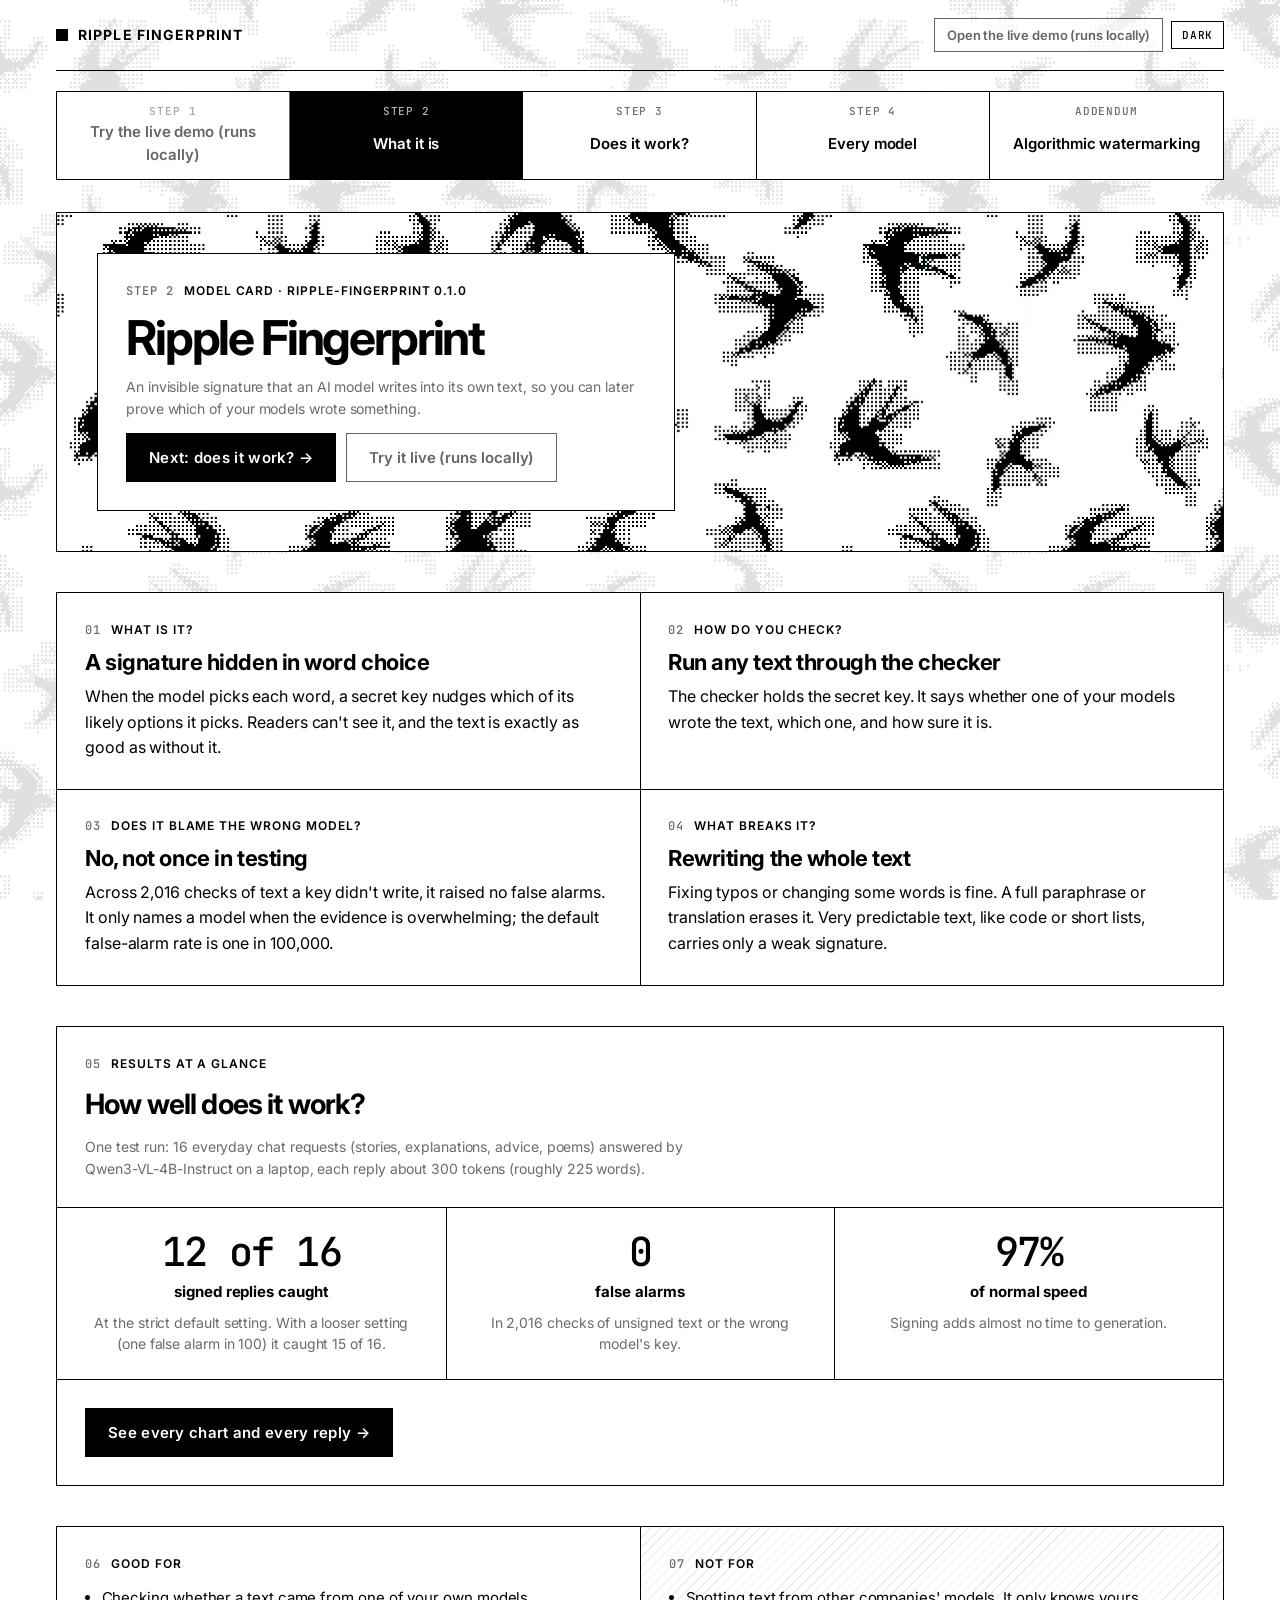
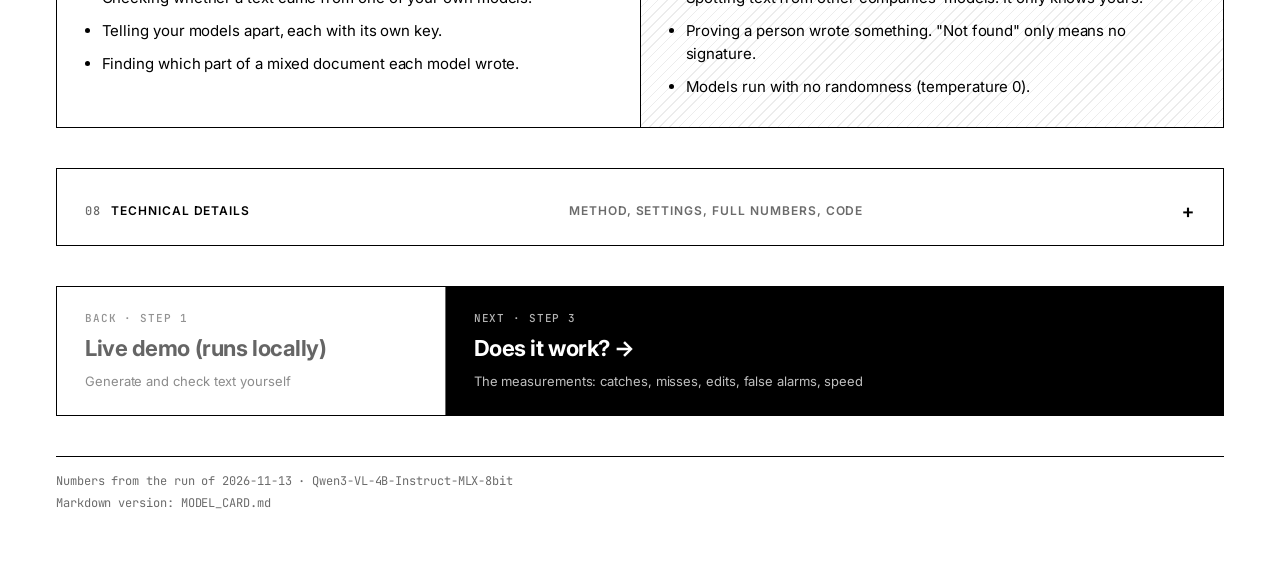
<file: site/model-card.html>
<!doctype html>
<html lang="en">
<meta charset="utf-8">
<meta name="viewport" content="width=device-width, initial-scale=1, viewport-fit=cover">
<title>Ripple Fingerprint Model Card</title>
<meta name="claude:viewport-fit-sides" content="cover">
<link rel="preconnect" href="https://fonts.googleapis.com">
<link rel="stylesheet" href="https://fonts.googleapis.com/css2?family=Inter:wght@400;500;600;700&family=JetBrains+Mono:wght@400;500&display=swap">
<link rel="stylesheet" href="site.css">
<style>
/* Model card: plain-language answers first, numbers second, technical detail folded away last. */
.qa { display: grid; grid-template-columns: repeat(2, minmax(0, 1fr)); border: 1px solid var(--line); background: var(--bg); overflow: hidden; }
.qa > div { padding: 28px; border-right: 1px solid var(--line); border-bottom: 1px solid var(--line); margin: 0 -1px -1px 0; display: grid; gap: 10px; align-content: start; }
.qa h2 { font-size: 22px; letter-spacing: -0.02em; }
.qa p { font-size: 16px; line-height: 1.6; }
@media (max-width: 760px) { .qa { grid-template-columns: 1fr; } .qa > div { padding: 20px; } }
.big { display: grid; grid-template-columns: repeat(3, minmax(0, 1fr)); border: 1px solid var(--line); border-top: 0; background: var(--bg); overflow: hidden; }
.big > div { padding: 24px 28px; border-right: 1px solid var(--line); border-bottom: 1px solid var(--line); margin: 0 -1px -1px 0; display: grid; gap: 8px; align-content: start; }
.big b { font: 500 40px/1 var(--mono); letter-spacing: -0.04em; }
.big strong { font-size: 15px; }
.big p { font-size: 14px; color: var(--muted); }
@media (max-width: 760px) { .big { grid-template-columns: 1fr; } }
.cols { display: grid; grid-template-columns: 1fr 1fr; border: 1px solid var(--line); background: var(--bg); }
.cols > div { padding: 28px; display: grid; gap: 12px; align-content: start; }
.cols > div + div { border-left: 1px solid var(--line); background: repeating-linear-gradient(-45deg, var(--bg) 0 6px, var(--hatch) 6px 7px); }
@media (max-width: 760px) { .cols { grid-template-columns: 1fr; } .cols > div { padding: 20px; } .cols > div + div { border-left: 0; border-top: 1px solid var(--line); } }
ul.list { margin: 0; padding-left: 1.1em; display: grid; gap: 10px; max-width: 70ch; font-size: 15px; }
ul.list strong { font-weight: 600; }
.tech { border: 1px solid var(--line); background: var(--bg); }
.tech > summary { padding: 20px 28px; list-style: none; display: flex; justify-content: space-between; align-items: center; gap: 12px; }
.tech > summary::-webkit-details-marker { display: none; }
.tech > summary::after { content: "+"; font: 500 20px var(--mono); }
.tech[open] > summary::after { content: "−"; }
.tech[open] > summary { border-bottom: 1px solid var(--line); }
.tech-body { padding: 28px; display: grid; gap: 18px; }
@media (max-width: 760px) { .tech > summary, .tech-body { padding: 20px; } }
dl.facts { display: grid; grid-template-columns: minmax(120px, 200px) minmax(0, 1fr); margin: 0; border-top: 1px solid var(--hair); }
dl.facts dt, dl.facts dd { margin: 0; padding: 10px 0; border-bottom: 1px solid var(--hair); font-size: 14px; }
dl.facts dt { font-size: 11px; font-weight: 600; letter-spacing: .08em; text-transform: uppercase; color: var(--muted); padding-top: 12px; }
@media (max-width: 520px) { dl.facts { grid-template-columns: 1fr; } dl.facts dt { border-bottom: 0; padding-bottom: 0; } }
pre { margin: 0; font: 13px/1.6 var(--mono); background: var(--field); border: 1px solid var(--hair); padding: 14px 16px; overflow-x: auto; }
</style>

<div class="wrap">
  <div class="top">
    <a class="brand" href="index.html"><i></i>Ripple Fingerprint</a>
    <nav class="top-right" aria-label="Demo">
      <a class="btn" href="/">Open the live demo ↗</a>
      <button class="theme" id="theme" type="button" aria-label="Toggle dark mode">Dark</button>
    </nav>
  </div>
  <nav class="story" aria-label="Story"><a href="/"><b>Step 1</b><span>Try the live demo</span></a><a href="model-card.html" aria-current="page"><b>Step 2</b><span>What it is</span></a><a href="index.html"><b>Step 3</b><span>Does it work?</span></a><a href="models.html"><b>Step 4</b><span>Every model</span></a><a href="proofs.html"><b>Addendum</b><span>Algorithmic watermarking</span></a></nav>

  <div class="hero">
    <div class="hero-card">
      <div class="label"><b>Step 2</b>model card · ripple-fingerprint 0.1.0</div>
      <h1>Ripple Fingerprint</h1>
      <p class="sub">An invisible signature that an AI model writes into its own text, so you can later prove which of your models wrote something.</p>
      <div class="btnrow"><a class="btn primary" href="index.html">Next: does it work? →</a><a class="btn ghost" href="/">Try it live ↗</a></div>
    </div>
  </div>

  <div class="qa">
    <div><div class="label"><b>01</b>What is it?</div><h2>A signature hidden in word choice</h2><p>When the model picks each word, a secret key nudges which of its likely options it picks. Readers can't see it, and the text is exactly as good as without it.</p></div>
    <div><div class="label"><b>02</b>How do you check?</div><h2>Run any text through the checker</h2><p>The checker holds the secret key. It says whether one of your models wrote the text, which one, and how sure it is.</p></div>
    <div><div class="label"><b>03</b>Does it blame the wrong model?</div><h2 id="qa-fp">No</h2><p id="qa-fp-p">It only says "this model wrote it" when the evidence is overwhelming. You choose the false-alarm rate, and the default is one in 100,000.</p></div>
    <div><div class="label"><b>04</b>What breaks it?</div><h2>Rewriting the whole text</h2><p>Fixing typos or changing some words is fine. A full paraphrase or translation erases it. Very predictable text, like code or short lists, carries only a weak signature.</p></div>
  </div>

  <div class="gap"></div>
  <div class="block"><div class="label"><b>05</b>Results at a glance</div><h2 class="q">How well does it work?</h2><p class="lead" id="glance-setup">From one test run on a small chat model.</p></div>
  <div class="big" id="glance"></div>
  <div class="block" style="border-top:0"><div class="btnrow"><a class="btn primary" href="index.html">See every chart and every reply →</a></div></div>

  <div class="gap"></div>
  <div class="cols">
    <div><div class="label"><b>06</b>Good for</div><ul class="list">
      <li>Checking whether a text came from one of your own models.</li>
      <li>Telling your models apart, each with its own key.</li>
      <li>Finding which part of a mixed document each model wrote.</li>
    </ul></div>
    <div><div class="label"><b>07</b>Not for</div><ul class="list">
      <li>Spotting text from other companies' models. It only knows yours.</li>
      <li>Proving a person wrote something. "Not found" only means no signature.</li>
      <li>Models run with no randomness (temperature 0).</li>
    </ul></div>
  </div>

  <div class="gap"></div>
  <details class="tech">
    <summary><span class="label"><b>08</b>Technical details</span><span class="note">method, settings, full numbers, code</span></summary>
    <div class="tech-body">
      <h3>Method</h3>
      <ul class="list">
        <li><code>HMAC-SHA256(key, last 3 token ids)</code> seeds a SHAKE-256 stream with one uniform <code>u</code> per vocabulary token.</li>
        <li>The model picks <code>argmax u<sup>1/p</sup></code> (exponential race). Each token is still drawn with probability exactly <code>p</code>.</li>
        <li>The detector sums <code>−log(1−u)</code>. For text the key didn't write this is Gamma(n, 1), so the p-value is exact.</li>
        <li>Repeated 3-token contexts and the first 8 bits of surprisal use true randomness, so outputs stay diverse.</li>
        <li>Per-model keys are <code>HMAC(master, label)</code>. Attribution is corrected across all models and every span.</li>
      </ul>
      <h3>Facts</h3>
      <dl class="facts">
        <dt>Package</dt><dd><code>ripple-fingerprint</code> 0.1.0 · NumPy core, Hugging Face and MLX back ends</dd>
        <dt>Built for</dt><dd><code>ricursiveAI/Ripple-65B-Preview</code>; works with any model that exposes next-token probabilities</dd>
        <dt>Defaults</dt><dd><code>context_width=3</code> · <code>entropy_threshold=8</code> bits · <code>fpr=1e-5</code> · key ≥ 16 bytes</dd>
        <dt>Test setup</dt><dd id="t-setup"></dd>
        <dt>License</dt><dd>No license file in the repository yet</dd>
      </dl>
      <h3>Detection by threshold</h3>
      <div class="tablewrap"><table id="eval-thr"></table></div>
      <h3>After editing words <span class="muted" style="font-weight:400">(p &lt; 10⁻⁵)</span></h3>
      <div class="tablewrap"><table id="eval-rob"></table></div>
      <h3>Other checks</h3>
      <ul class="list" id="eval-other"></ul>
      <h3>Code</h3>
<pre>from ripple_fingerprint import Watermarker
wm = Watermarker(key=SECRET_KEY)
state = wm.new_state()                            # one per response
tok = wm.sample(probs, history_token_ids, state)  # replaces the usual random draw
wm.detect(token_ids).p_value</pre>
<pre>from ripple_fingerprint import ModelRegistry
reg = ModelRegistry(master_key=MASTER_SECRET)
reg.register("ripple-65b", tokenizer)
reg.attribute(text).best    # "ripple-65b", or None</pre>
    </div>
  </details>

  <nav class="nextbar" aria-label="Next page">
    <a class="back" href="/"><b>Back · step 1</b><span>Live demo</span><small>Generate and check text yourself</small></a>
    <a class="next" href="index.html"><b>Next · step 3</b><span>Does it work?</span><small>The measurements: catches, misses, edits, false alarms, speed</small></a>
  </nav>

  <footer>
    <div id="foot"></div>
    <div>Markdown version: MODEL_CARD.md</div>
  </footer>
</div>

<script>
(() => {
  const root = document.documentElement, b = document.getElementById("theme");
  try { const t = localStorage.getItem("fp-theme"); if (t) root.dataset.theme = t; } catch {}
  const dark = () => root.dataset.theme ? root.dataset.theme === "dark" : matchMedia("(prefers-color-scheme: dark)").matches;
  const label = () => { b.textContent = dark() ? "Light" : "Dark"; };
  label();
  b.onclick = () => { root.dataset.theme = dark() ? "light" : "dark"; try { localStorage.setItem("fp-theme", root.dataset.theme); } catch {} label(); };
})();
</script>
<script src="results.js"></script>
<script>
(() => {
const R = window.RESULTS; if (!R) return;
const $ = id => document.getElementById(id);
const median = a => { const s = [...a].sort((x, y) => x - y), m = s.length >> 1; return s.length % 2 ? s[m] : (s[m - 1] + s[m]) / 2; };
const W = R.watermarked, P = R.plain, S = R.settings, C = R.calibration, A = R.attribution;
const spd = R.speed.rows.find(r => r.name === "Fingerprinted: now");
const loose = W.log10_p.filter(v => v < -2).length;
const wrongTotal = P.flagged + C.flagged + A.wrong + A.plain_named;
const testsTotal = P.n + C.tests + A.n * (A.labels.length - 1) + A.n;

$("qa-fp").textContent = wrongTotal === 0 ? "No, not once in testing" : `${wrongTotal} times in ${testsTotal.toLocaleString()} tests`;
$("qa-fp-p").textContent = `Across ${testsTotal.toLocaleString()} checks of text a key didn't write, it raised ${wrongTotal === 0 ? "no" : wrongTotal} false alarm${wrongTotal === 1 ? "" : "s"}. It only names a model when the evidence is overwhelming; the default false-alarm rate is one in 100,000.`;

$("glance-setup").textContent = `One test run: ${R.n_prompts} everyday chat requests (stories, explanations, advice, poems) answered by ${R.model.replace(/-MLX-8bit$/, "")} on a laptop, each reply about ${S.max_new_tokens} tokens (roughly ${Math.round(S.max_new_tokens * 0.75)} words).`;
$("glance").innerHTML = [
  [`${W.flagged} of ${W.n}`, "signed replies caught", `At the strict default setting. With a looser setting (one false alarm in 100) it caught ${loose} of ${W.n}.`],
  [`${wrongTotal}`, "false alarms", `In ${testsTotal.toLocaleString()} checks of unsigned text or the wrong model's key.`],
  [`${Math.round(spd.share * 100)}%`, "of normal speed", "Signing adds almost no time to generation."],
].map(([b, s, p]) => `<div><b>${b}</b><strong>${s}</strong><p>${p}</p></div>`).join("");

$("t-setup").textContent = `${R.model}, ${R.n_prompts} prompts × (signed + plain), T = ${S.temperature}, top-p = ${S.top_p}, ≤ ${S.max_new_tokens} tokens, run of ${R.generated}`;
const ths = [[-2, "0.01"], [-3, "10⁻³"], [-5, "10⁻⁵ (default)"], [-8, "10⁻⁸"]];
$("eval-thr").innerHTML = `<thead><tr><th>Threshold</th><th class="num">Signed replies caught</th><th class="num">Plain replies flagged</th></tr></thead><tbody>` +
  ths.map(([l, n]) => `<tr><td class="mono">p &lt; ${n}</td><td class="num">${W.log10_p.filter(v => v < l).length} / ${W.n}</td><td class="num">${P.log10_p.filter(v => v < l).length} / ${P.n}</td></tr>`).join("") + "</tbody>";
const RB = R.robustness, idx = [0, 2, 4, 6, 8, 10];
$("eval-rob").innerHTML = `<thead><tr><th>Words changed</th>${idx.map(i => `<th class="num">${Math.round(RB.fraction[i] * 100)}%</th>`).join("")}</tr></thead><tbody>` +
  ["replace", "delete"].map(k => `<tr><td>${k === "replace" ? "Replaced" : "Deleted"}</td>${idx.map(i => `<td class="num">${Math.round(RB[k].watermarked[i])}%</td>`).join("")}</tr>`).join("") + "</tbody>";
const found = R.spans.filter(s => s.found);
$("eval-other").innerHTML = [
  `<li>${C.tests.toLocaleString()} wrong-key tests: ${C.flagged} below 10⁻⁵, smallest p ${C.min_p.toExponential(1)}, ${(C.share_below_01 * 100).toFixed(1)}% below 0.01 (1% expected).</li>`,
  `<li>With ${A.labels.length} models registered: ${A.correct}/${A.n} signed replies named as the right model only; a wrong model named ${A.wrong} times.</li>`,
  `<li>Mixed documents: the signed passage was located in ${found.length} of ${R.spans.length}; no span went to a wrong model.</li>`,
].join("");
$("foot").textContent = `Numbers from the run of ${R.generated} · ${R.model}`;
})();
</script>
<script>
(() => {
  if (location.pathname.startsWith("/results/")) return;  // served by the demo: "/" is the demo
  // Not on the demo server (for example a shared copy): the demo isn't reachable, so say so instead of linking nowhere.
  document.querySelectorAll('a[href="/"], a[href^="/#"]').forEach(a => {
    a.removeAttribute("href"); a.setAttribute("aria-disabled", "true"); a.style.cursor = "default"; a.style.opacity = ".6";
    a.title = "The live demo runs on your own machine: .venv/bin/python -m demo.server";
    const label = a.querySelector("span") || a;
    if (!/runs locally/.test(label.textContent)) label.textContent = label.textContent.replace(/\s*[↗→]\s*$/, "") + " (runs locally)";
  });
})();
</script>
</file>
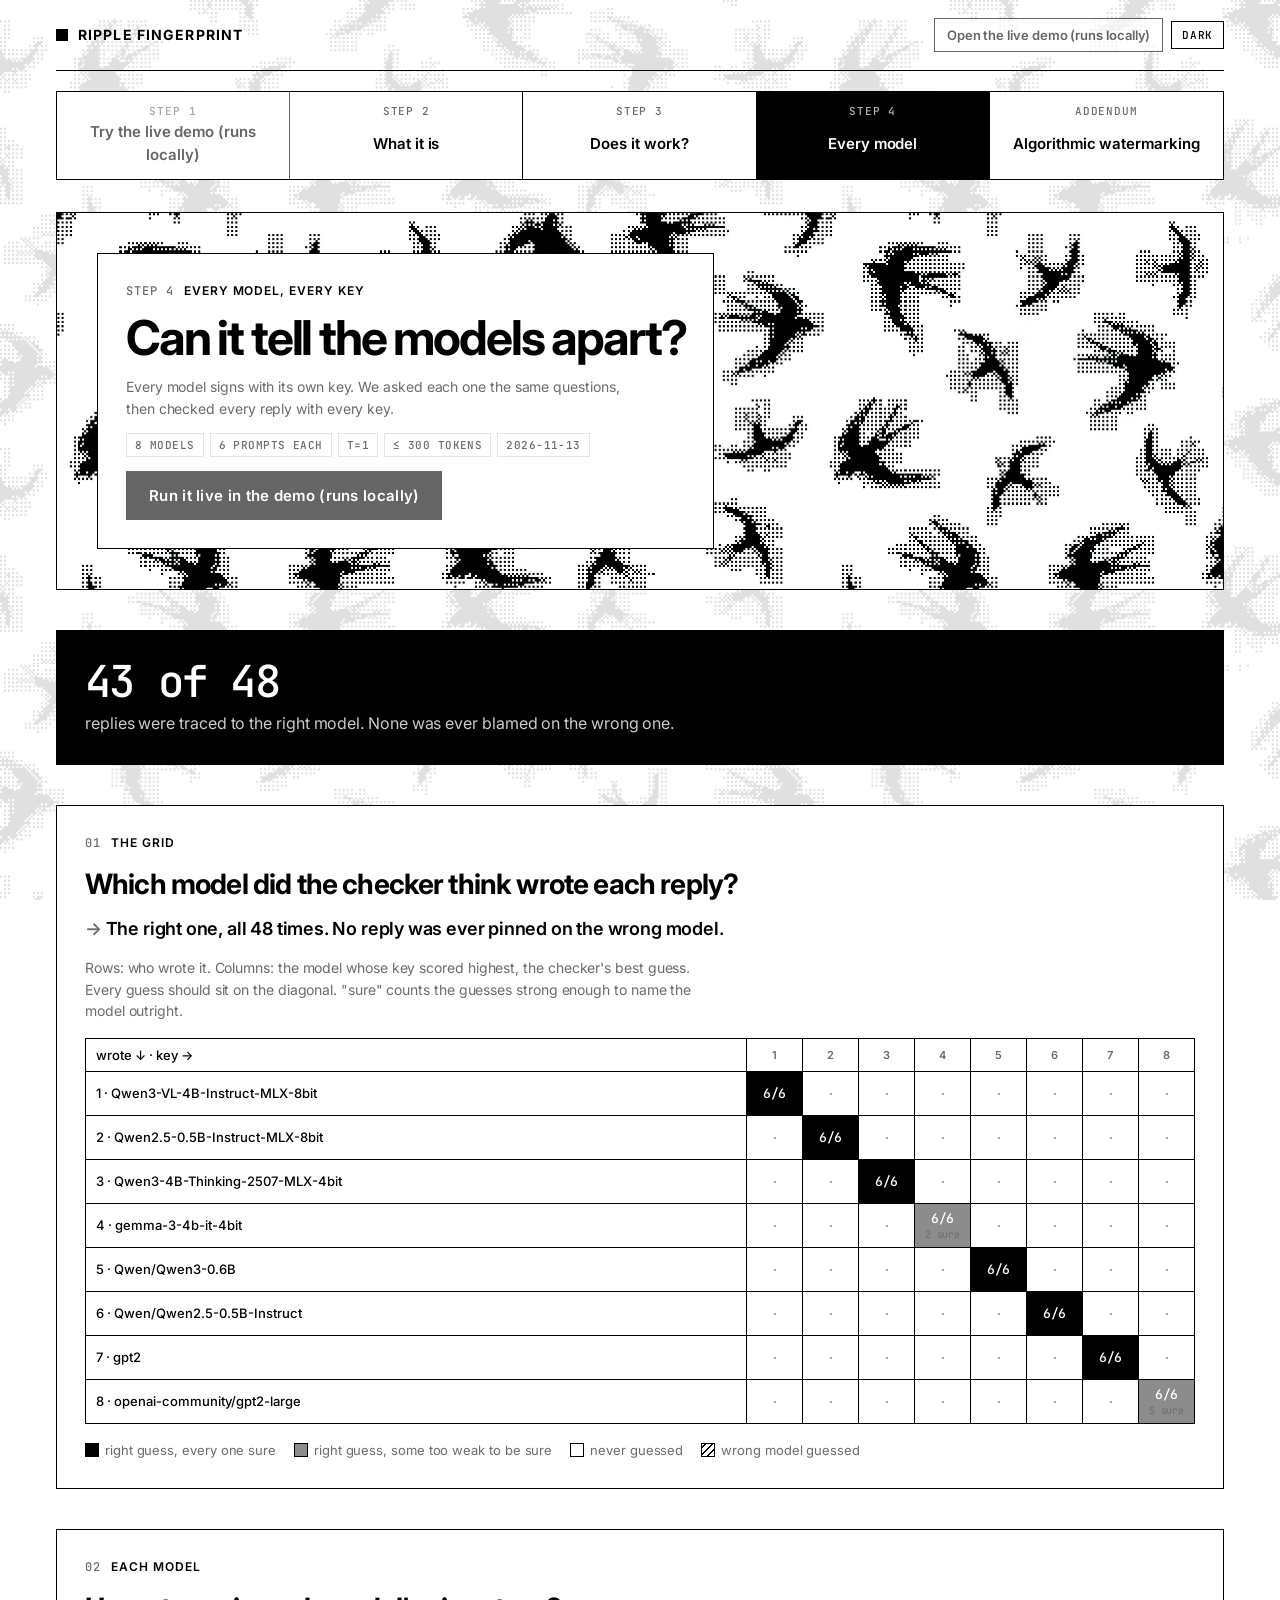
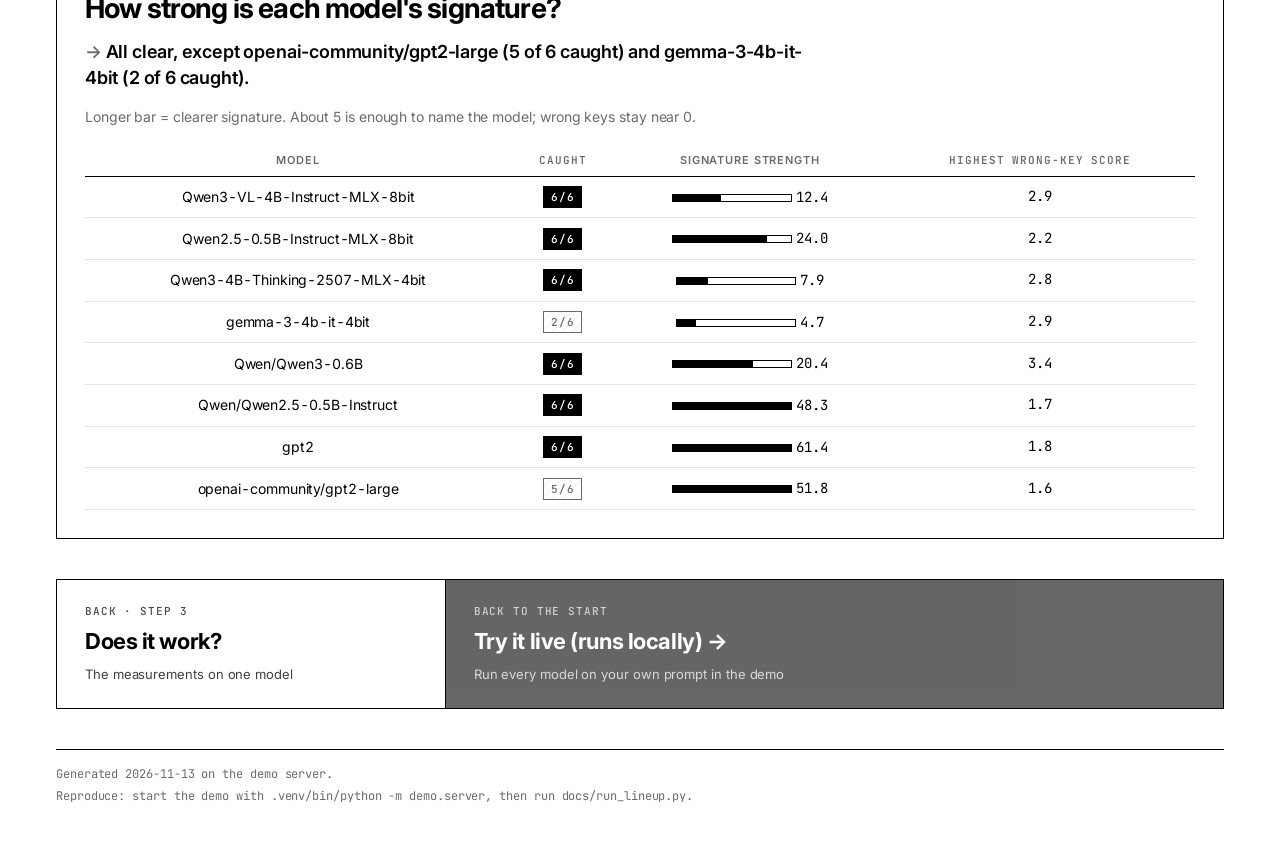
<file: site/models.html>
<!doctype html>
<html lang="en">
<meta charset="utf-8">
<meta name="viewport" content="width=device-width, initial-scale=1, viewport-fit=cover">
<title>Every Model, Every Key</title>
<meta name="claude:viewport-fit-sides" content="cover">
<link rel="preconnect" href="https://fonts.googleapis.com">
<link rel="stylesheet" href="https://fonts.googleapis.com/css2?family=Inter:wght@400;500;600;700&family=JetBrains+Mono:wght@400;500&display=swap">
<link rel="stylesheet" href="site.css">
<style>
/* One question, one answer: a big verdict, a simple who-wrote × which-key grid, and one row per model. */
.verdict { border: 1px solid var(--line); background: var(--ink); color: var(--bg); padding: 28px; display: grid; gap: 8px; }
.verdict b { font: 500 44px/1 var(--mono); letter-spacing: -0.04em; }
.verdict p { font-size: 16px; opacity: .8; }
.verdict.wait { background: repeating-linear-gradient(-45deg, var(--bg) 0 6px, var(--hatch) 6px 7px); color: var(--ink); }
.verdict.wait p { opacity: 1; color: var(--muted); }
.verdict.wait b { font-size: 26px; font-family: var(--sans); font-weight: 700; letter-spacing: -0.02em; }
.verdict .btnrow { margin-top: 8px; }
.matrix { border-collapse: collapse; font: 500 13px var(--mono); }
.matrix th, .matrix td { border: 1px solid var(--line); padding: 0; text-align: center; vertical-align: middle; }
.matrix th { font: 600 11px var(--sans); letter-spacing: .06em; text-transform: uppercase; color: var(--muted); padding: 8px 10px; }
.matrix th.who { text-align: left; color: var(--ink); text-transform: none; letter-spacing: 0; font-size: 13px; font-weight: 500; white-space: nowrap; }
.matrix td { width: 56px; height: 44px; min-width: 44px; }
.matrix td.yes { background: var(--ink); color: var(--bg); }
.matrix td.no { color: var(--faint); }
.matrix td.lean { background: color-mix(in srgb, var(--ink) 45%, var(--bg)); color: var(--bg); }
.matrix td small { display: block; font-size: 10px; font-weight: 500; opacity: .8; margin-top: 1px; }
.matrix td.bad { background: repeating-linear-gradient(-45deg, var(--bg) 0 4px, var(--ink) 4px 5px); color: var(--ink); font-weight: 700; }
.key { display: flex; gap: 18px; flex-wrap: wrap; font-size: 13px; color: var(--muted); }
.key i { display: inline-block; width: 14px; height: 14px; border: 1px solid var(--line); vertical-align: -2px; margin-right: 6px; }
.bar { height: 8px; border: 1px solid var(--line); background: var(--bg); width: 120px; display: inline-block; vertical-align: middle; }
.bar > span { display: block; height: 100%; background: var(--ink); }
</style>

<div class="wrap">
  <div class="top">
    <a class="brand" href="index.html"><i></i>Ripple Fingerprint</a>
    <nav class="top-right" aria-label="Demo">
      <a class="btn" href="/">Open the live demo ↗</a>
      <button class="theme" id="theme" type="button" aria-label="Toggle dark mode">Dark</button>
    </nav>
  </div>
  <nav class="story" aria-label="Story"><a href="/"><b>Step 1</b><span>Try the live demo</span></a><a href="model-card.html"><b>Step 2</b><span>What it is</span></a><a href="index.html"><b>Step 3</b><span>Does it work?</span></a><a href="models.html" aria-current="page"><b>Step 4</b><span>Every model</span></a><a href="proofs.html"><b>Addendum</b><span>Algorithmic watermarking</span></a></nav>

  <div class="hero">
    <div class="hero-card">
      <div class="label"><b>Step 4</b>every model, every key</div>
      <h1>Can it tell the models apart?</h1>
      <p class="sub">Every model signs with its own key. We asked each one the same questions, then checked every reply with every key.</p>
      <div class="chips" id="meta"></div>
      <div class="btnrow"><a class="btn primary" href="/#lineup">Run it live in the demo ↗</a></div>
    </div>
  </div>

  <div class="verdict wait" id="verdict">
    <b>No saved eight-model run yet</b>
    <p>Run the same check live instead: the demo sends one question to all eight models and fills in this grid in a couple of minutes.</p>
    <div class="btnrow"><a class="btn primary" href="/#lineup">Run every model in the demo ↗</a></div>
  </div>

  <div id="body" hidden>
    <div class="gap"></div>
    <div class="block">
      <div class="label"><b>01</b>The grid</div>
      <h2 class="q">Which model did the checker think wrote each reply?</h2>
      <p class="answer" id="a-grid"></p>
      <p class="lead" id="lead-grid">Rows: who wrote it. Columns: the model whose key scored highest, the checker's best guess. Every guess should sit on the diagonal. "sure" counts the guesses strong enough to name the model outright.</p>
      <div class="tablewrap"><table class="matrix" id="matrix"></table></div>
      <div class="key"><span><i style="background:var(--ink)"></i>right guess, every one sure</span><span><i style="background:color-mix(in srgb,var(--ink) 45%,var(--bg))"></i>right guess, some too weak to be sure</span><span><i></i>never guessed</span><span><i style="background:repeating-linear-gradient(-45deg,var(--bg) 0 4px,var(--ink) 4px 5px)"></i>wrong model guessed</span></div>
    </div>

    <div class="gap"></div>
    <div class="block">
      <div class="label"><b>02</b>Each model</div>
      <h2 class="q">How strong is each model's signature?</h2>
      <p class="answer" id="a-table"></p>
      <p class="lead">Longer bar = clearer signature. About 5 is enough to name the model; wrong keys stay near 0.</p>
      <div class="tablewrap"><table id="table"></table></div>
    </div>
  </div>


  <nav class="nextbar" aria-label="Next page">
    <a class="back" href="index.html"><b>Back · step 3</b><span>Does it work?</span><small>The measurements on one model</small></a>
    <a class="next" href="/"><b>Back to the start</b><span>Try it live</span><small>Run every model on your own prompt in the demo</small></a>
  </nav>

  <footer>
    <div id="foot"></div>
    <div>Reproduce: start the demo with .venv/bin/python -m demo.server, then run docs/run_lineup.py.</div>
  </footer>
</div>

<script>
(() => {
  const root = document.documentElement, b = document.getElementById("theme");
  try { const t = localStorage.getItem("fp-theme"); if (t) root.dataset.theme = t; } catch {}
  const dark = () => root.dataset.theme ? root.dataset.theme === "dark" : matchMedia("(prefers-color-scheme: dark)").matches;
  const label = () => { b.textContent = dark() ? "Light" : "Dark"; };
  label();
  b.onclick = () => { root.dataset.theme = dark() ? "light" : "dark"; try { localStorage.setItem("fp-theme", root.dataset.theme); } catch {} label(); };
})();
</script>
<script src="models.js" onerror="void 0"></script>
<script>
(() => {
const L = window.LINEUP; if (!L) return;
const $ = id => document.getElementById(id);
const median = a => { const s = [...a].sort((x, y) => x - y), m = s.length >> 1; return s.length % 2 ? s[m] : (s[m - 1] + s[m]) / 2; };
const esc = s => s.replace(/[&<>"]/g, c => ({"&": "&amp;", "<": "&lt;", ">": "&gt;", '"': "&quot;"})[c]);
const M = L.models, N = M.length, idx = Object.fromEntries(M.map((m, i) => [m.name, i]));
const byModel = M.map(m => L.runs.filter(r => r.model === m.name));
const named = r => r.best === r.model && r.matches.length === 1 && r.matches[0] === r.model;
const total = L.runs.length, nNamed = L.runs.filter(named).length;
const wrong = L.runs.filter(r => r.matches.some(x => x !== r.model)).length;
// The checker's best guess: the key with the highest score, whether or not it cleared the bar.
const guess = r => M[r.z.indexOf(Math.max(...r.z))].name;
const rightGuess = L.runs.filter(r => guess(r) === r.model).length;

const v = $("verdict"); v.classList.remove("wait");
v.innerHTML = `<b>${nNamed} of ${total}</b><p>replies were traced to the right model. ${wrong === 0 ? "None was ever blamed on the wrong one." : `${wrong} matched the wrong model.`}</p>`;
$("body").hidden = false;
$("meta").innerHTML = [`${N} models`, `${L.prompts.length} prompts each`, `T=${L.settings.temperature}`, `≤ ${L.settings.max_new_tokens} tokens`, L.generated].map(t => `<span class="chip">${t}</span>`).join("");

let h = `<thead><tr><th class="who">wrote ↓ · key →</th>${M.map((_, j) => `<th title="${esc(M[j].label)}">${j + 1}</th>`).join("")}</tr></thead><tbody>`;
M.forEach((m, i) => {
  h += `<tr><th class="who">${i + 1} · ${esc(m.label)}</th>`;
  M.forEach((k, j) => {
    const g = byModel[i].filter(r => guess(r) === k.name), n = g.length, of = byModel[i].length;
    const sure = g.filter(r => r.matches.includes(k.name)).length;
    const cls = n === 0 ? "no" : i !== j ? "bad" : sure === n ? "yes" : "lean";
    const tip = `${esc(m.label)}'s replies: ${n} of ${of} scored highest under ${esc(k.label)}'s key, ${sure} of them strongly enough to be sure`;
    // On the diagonal always show the count, so a miss reads as "0/6" rather than vanishing.
    h += `<td class="${cls}" title="${tip}">${n === 0 && i !== j ? "·" : `${n}/${of}${sure < n ? `<small>${sure} sure</small>` : ""}`}</td>`;
  });
  h += "</tr>";
});
$("matrix").innerHTML = h + "</tbody>";

let t = `<thead><tr><th>Model</th><th class="num">Caught</th><th>Signature strength</th><th class="num">Highest wrong-key score</th></tr></thead><tbody>`;
M.forEach((m, i) => {
  const rs = byModel[i], n = rs.filter(named).length, z = median(rs.map(r => r.z[i]));
  const wz = Math.max(...rs.map(r => Math.max(...r.z.filter((_, j) => j !== i))));
  t += `<tr><td>${esc(m.label)}</td><td class="num"><span class="pill ${n === rs.length ? "ok" : "no"}">${n}/${rs.length}</span></td>` +
    `<td><span class="bar"><span style="width:${Math.min(100, z / 30 * 100).toFixed(0)}%"></span></span> <span class="mono">${z.toFixed(1)}</span></td>` +
    `<td class="num">${wz.toFixed(1)}</td></tr>`;
});
$("table").innerHTML = t + "</tbody>";
const zs = M.map((m, i) => [m.label, median(byModel[i].map(r => r.z[i])), byModel[i].filter(named).length, byModel[i].length]).sort((x, y) => y[1] - x[1]);
const missed = M.map((m, i) => [m.label, byModel[i].filter(r => r.matches.includes(m.name)).length, byModel[i].length]).filter(x => x[1] < x[2]);
const offCells = N * (N - 1);
$("a-grid").textContent = rightGuess === total
  ? `The right one, all ${total} times.${wrong === 0 ? " No reply was ever pinned on the wrong model." : ""}`
  : `The right one ${rightGuess} of ${total} times.${wrong === 0 ? " None was ever confidently pinned on the wrong model." : ` ${wrong} were confidently pinned on the wrong model.`}`;
const weak = zs.filter(z => z[2] < z[3]);
$("a-table").textContent = weak.length ? `All clear, except ${weak.map(z => `${z[0]} (${z[2]} of ${z[3]} caught)`).join(" and ")}.` : "All clear for every model.";

$("foot").textContent = `Generated ${L.generated} on the demo server.`;
})();
</script>
<script>
(() => {
  if (location.pathname.startsWith("/results/")) return;  // served by the demo: "/" is the demo
  // Not on the demo server (for example a shared copy): the demo isn't reachable, so say so instead of linking nowhere.
  document.querySelectorAll('a[href="/"], a[href^="/#"]').forEach(a => {
    a.removeAttribute("href"); a.setAttribute("aria-disabled", "true"); a.style.cursor = "default"; a.style.opacity = ".6";
    a.title = "The live demo runs on your own machine: .venv/bin/python -m demo.server";
    const label = a.querySelector("span") || a;
    if (!/runs locally/.test(label.textContent)) label.textContent = label.textContent.replace(/\s*[↗→]\s*$/, "") + " (runs locally)";
  });
})();
</script>
</file>
<file: site/site.css>
/* Shared look for the static site, matching the demo's main page (demo/index.html):
   black hairline frames, square corners, swallows art by day and sky art by night. */
:root {
  --bg: #ffffff; --ink: #000000; --muted: #6b6b6b; --faint: #a3a3a3;
  --line: #000000; --hair: #e5e5e5; --field: #fafafa; --hatch: #ececec; --heat-rgb: 0, 0, 0;
  --other: #a3a3a3; --null: #ececec;
  --art: url("img/swallows.webp"); --art-size: 760px auto; --art-repeat: repeat; --veil: rgba(255, 255, 255, 0.88);
  --sans: "Inter", -apple-system, BlinkMacSystemFont, "Helvetica Neue", Arial, sans-serif;
  --mono: "JetBrains Mono", ui-monospace, SFMono-Regular, Menlo, monospace;
}
@media (prefers-color-scheme: dark) {
  :root:not([data-theme="light"]) {
    --bg: #0a2e86; --ink: #f3f7ff; --muted: #aec4f5; --faint: #6688d4;
    --line: #6f93e6; --hair: #2550b0; --field: #0d3796; --hatch: #1844a6; --heat-rgb: 205, 222, 255;
    --other: #6688d4; --null: #1844a6;
    --art: url("img/sky.webp"); --art-size: cover; --art-repeat: no-repeat; --veil: rgba(10, 46, 134, 0.72);
    color-scheme: dark;
  }
}
:root[data-theme="dark"] {
  --bg: #0a2e86; --ink: #f3f7ff; --muted: #aec4f5; --faint: #6688d4;
  --line: #6f93e6; --hair: #2550b0; --field: #0d3796; --hatch: #1844a6; --heat-rgb: 205, 222, 255;
  --other: #6688d4; --null: #1844a6;
  --art: url("img/sky.webp"); --art-size: cover; --art-repeat: no-repeat; --veil: rgba(10, 46, 134, 0.72);
  color-scheme: dark;
}
* { box-sizing: border-box; border-radius: 0; }
html { background: var(--bg); }
body { margin: 0; color: var(--ink); font: 15px/1.55 var(--sans);
  background: linear-gradient(var(--veil), var(--veil)), var(--art) center / var(--art-size) var(--art-repeat) fixed, var(--bg);
  -webkit-font-smoothing: antialiased; letter-spacing: -0.005em; }
.wrap { max-width: 1200px; margin: 0 auto; padding-block: 0 64px;
  padding-left: max(16px, env(safe-area-inset-left, 0px)); padding-right: max(16px, env(safe-area-inset-right, 0px)); }
a { color: inherit; }
p { margin: 0; max-width: 70ch; }
h1, h2, h3 { margin: 0; text-wrap: balance; }
code { font: 13px var(--mono); background: var(--field); border: 1px solid var(--hair); padding: 0 4px; }

/* ---------- header ---------- */
.top { display: flex; justify-content: space-between; align-items: center; gap: 16px; flex-wrap: wrap;
  border-bottom: 1px solid var(--line); padding: 18px 0; }
.brand { font-weight: 700; font-size: 14px; letter-spacing: 0.08em; text-transform: uppercase; display: flex; align-items: center; gap: 10px; text-decoration: none; }
.brand i { width: 12px; height: 12px; background: var(--ink); display: inline-block; }
.top-right { display: flex; align-items: center; gap: 8px; flex-wrap: wrap; }
.meta { font: 12px var(--mono); color: var(--muted); text-transform: uppercase; letter-spacing: 0.04em; }

/* ---------- buttons and page links ---------- */
button, .btn { font: 500 13px var(--sans); border: 1px solid var(--line); background: var(--bg); color: var(--ink);
  padding: 8px 12px; cursor: pointer; transition: background .12s, color .12s; text-decoration: none; display: inline-flex; align-items: center; gap: 10px; }
button:hover, .btn:hover { background: var(--ink); border-color: var(--ink); color: var(--bg); }
.btn[aria-current="page"] { background: var(--ink); color: var(--bg); cursor: default; }
.btn.primary { background: var(--ink); color: var(--bg); font-weight: 600; font-size: 14px; padding: 14px 22px; letter-spacing: 0.02em; }
.btn.primary:hover { background: var(--bg); color: var(--ink); }
.theme { font: 500 11px var(--mono); text-transform: uppercase; letter-spacing: 0.06em; padding: 6px 10px; }
button:focus-visible, .btn:focus-visible, summary:focus-visible { outline: 2px solid var(--ink); outline-offset: 2px; }

/* ---------- hero ---------- */
.hero { margin: 32px 0 40px; border: 1px solid var(--line); padding: clamp(16px, 4vw, 40px);
  min-height: 260px; display: flex; align-items: flex-end;
  background: var(--art) center / var(--art-size) var(--art-repeat), var(--bg); image-rendering: pixelated; }
.hero-card { background: var(--bg); border: 1px solid var(--line); padding: clamp(18px, 3vw, 28px); max-width: 620px; display: grid; gap: 14px; }
h1 { font-size: clamp(30px, 5vw, 48px); line-height: 1.0; letter-spacing: -0.045em; font-weight: 700; }
.sub { color: var(--muted); font-size: 14px; max-width: 520px; }
.chips { display: flex; flex-wrap: wrap; gap: 6px; }
.chip { font: 500 11px var(--mono); text-transform: uppercase; letter-spacing: 0.04em; border: 1px solid var(--hair); padding: 4px 8px; color: var(--muted); }

/* ---------- framed blocks ---------- */
.block { border: 1px solid var(--line); background: var(--bg); padding: 28px; display: grid; gap: 16px; min-width: 0; }
.block + .block, .stats + .block, .block + .stats { border-top: 0; }
@media (max-width: 860px) { .block { padding: 20px; } }
.label { display: flex; align-items: baseline; gap: 10px; font-size: 12px; font-weight: 600; letter-spacing: 0.08em; text-transform: uppercase; margin: 0; }
.label b { font: 500 12px var(--mono); color: var(--muted); }
h2 { font-size: clamp(22px, 3vw, 30px); line-height: 1.1; letter-spacing: -0.03em; font-weight: 700; }
h3 { font-size: 15px; font-weight: 600; }
.lead { color: var(--muted); font-size: 14px; }
.note, small { font-size: 12px; color: var(--muted); }
.muted { color: var(--muted); }
.mono { font-family: var(--mono); font-variant-numeric: tabular-nums; }
.gap { height: 40px; }

/* ---------- stats strip ---------- */
.stats { display: grid; grid-template-columns: repeat(auto-fit, minmax(170px, 1fr)); border: 1px solid var(--line); background: var(--bg); }
.stat { padding: 16px; border-right: 1px solid var(--line); border-bottom: 1px solid var(--line); margin: 0 -1px -1px 0; display: grid; gap: 6px; align-content: start; }
.stat b { display: block; font: 500 22px var(--mono); letter-spacing: -0.03em; white-space: nowrap; }
.stat span { font-size: 11px; font-weight: 600; letter-spacing: 0.08em; text-transform: uppercase; color: var(--muted); line-height: 1.4; }
.stats { overflow: hidden; }

/* ---------- tables ---------- */
.tablewrap { overflow-x: auto; }
table { border-collapse: collapse; width: 100%; font-size: 14px; font-variant-numeric: tabular-nums; }
th, td { text-align: left; padding: 9px 10px; border-bottom: 1px solid var(--hair); vertical-align: top; }
th { font: 600 11px var(--sans); text-transform: uppercase; letter-spacing: .08em; color: var(--muted); border-bottom-color: var(--line); }
td.num, th.num { text-align: right; font-family: var(--mono); }
.pill { display: inline-block; font: 500 11px var(--mono); text-transform: uppercase; letter-spacing: 0.06em; padding: 3px 7px; border: 1px solid currentColor; white-space: nowrap; }
.pill.ok { background: var(--ink); color: var(--bg); border-color: var(--ink); }
.pill.no { color: var(--muted); background: repeating-linear-gradient(-45deg, var(--bg) 0 6px, var(--hatch) 6px 7px); }

details { border-top: 1px solid var(--hair); padding-top: 10px; }
summary { cursor: pointer; font-size: 12px; font-weight: 600; letter-spacing: .08em; text-transform: uppercase; }

/* ---------- page-to-page call to action ---------- */
.cta { border: 1px solid var(--line); background: var(--ink); color: var(--bg); padding: 24px 28px; display: flex; justify-content: space-between; align-items: center; gap: 16px; flex-wrap: wrap; margin-top: 40px; }
.cta strong { font-size: 20px; letter-spacing: -0.02em; display: block; }
.cta span { font-size: 13px; opacity: .75; }
.cta .btn { background: var(--bg); color: var(--ink); border-color: var(--bg); font-weight: 600; padding: 12px 18px; }
.cta .btn:hover { background: var(--ink); color: var(--bg); }

footer { margin-top: 40px; padding-top: 16px; border-top: 1px solid var(--line); font: 12px var(--mono); color: var(--muted); display: grid; gap: 6px; }
@media (prefers-reduced-motion: reduce) { * { transition: none !important; } }

/* ---------- story: step bar, answers, next/back ---------- */
.story { display: grid; grid-template-columns: repeat(5, minmax(0, 1fr)); border: 1px solid var(--line); background: var(--bg); margin-top: 20px; }
.story a { display: grid; gap: 2px; padding: 12px 16px; text-decoration: none; border-right: 1px solid var(--line); transition: background .12s, color .12s; }
.story a:last-child { border-right: 0; }
.story a b { font: 500 11px var(--mono); text-transform: uppercase; letter-spacing: .08em; color: var(--muted); }
.story a span { font-size: 15px; font-weight: 600; }
.story a:hover { background: var(--field); }
.story a[aria-current="page"] { background: var(--ink); color: var(--bg); }
.story a[aria-current="page"] b { color: var(--bg); opacity: .7; }
.story a:focus-visible { outline: 2px solid var(--ink); outline-offset: -4px; }
@media (max-width: 700px) { .story { grid-template-columns: 1fr 1fr; } .story a { border-bottom: 1px solid var(--line); } .story a:nth-child(even) { border-right: 0; } .story a:last-child { grid-column: 1 / -1; border-bottom: 0; } }

.answer { font-size: 18px; font-weight: 600; letter-spacing: -0.01em; line-height: 1.4; max-width: 60ch; }
.answer::before { content: "→ "; color: var(--muted); }
.block h2.q { font-size: clamp(22px, 2.6vw, 28px); }

.nextbar { display: grid; grid-template-columns: 1fr 2fr; border: 1px solid var(--line); margin-top: 40px; background: var(--bg); }
.nextbar a { padding: 24px 28px; text-decoration: none; display: grid; gap: 6px; transition: background .12s, color .12s; }
.nextbar a b { font: 500 11px var(--mono); text-transform: uppercase; letter-spacing: .08em; opacity: .7; }
.nextbar a span { font-size: 22px; font-weight: 700; letter-spacing: -0.02em; }
.nextbar a small { font-size: 13px; color: inherit; opacity: .75; }
.nextbar .back { border-right: 1px solid var(--line); }
.nextbar .back:hover { background: var(--field); }
.nextbar .next { background: var(--ink); color: var(--bg); }
.nextbar .next span::after { content: "  →"; }
.nextbar .next:hover { background: var(--bg); color: var(--ink); }
.nextbar .next:only-child { grid-column: 1 / -1; }
@media (max-width: 700px) { .nextbar { grid-template-columns: 1fr; } .nextbar .back { border-right: 0; border-bottom: 1px solid var(--line); } }

/* inline links: always underlined so they read as links */
.lead a, .answer a, ul.list a, p a, footer a { text-decoration: underline; text-decoration-thickness: 2px; text-underline-offset: 3px; font-weight: 600; }
.btn { font-weight: 600; }
.btn.primary { font-size: 15px; padding: 14px 22px; }
.btn.ghost { background: var(--bg); color: var(--ink); border: 1px solid var(--line); font-size: 15px; padding: 14px 22px; }
.btn.ghost:hover { background: var(--ink); color: var(--bg); }
.btnrow { display: flex; gap: 10px; flex-wrap: wrap; }

/* ---------- centered grids and tables ---------- */
.stat, .big > div, .inline-stats .stat { text-align: center; justify-items: center; }
th, td, td.num, th.num { text-align: center; }
.story a { text-align: center; justify-items: center; }
.matrix th.who { text-align: left; }
th, td { vertical-align: middle; }
</file>
